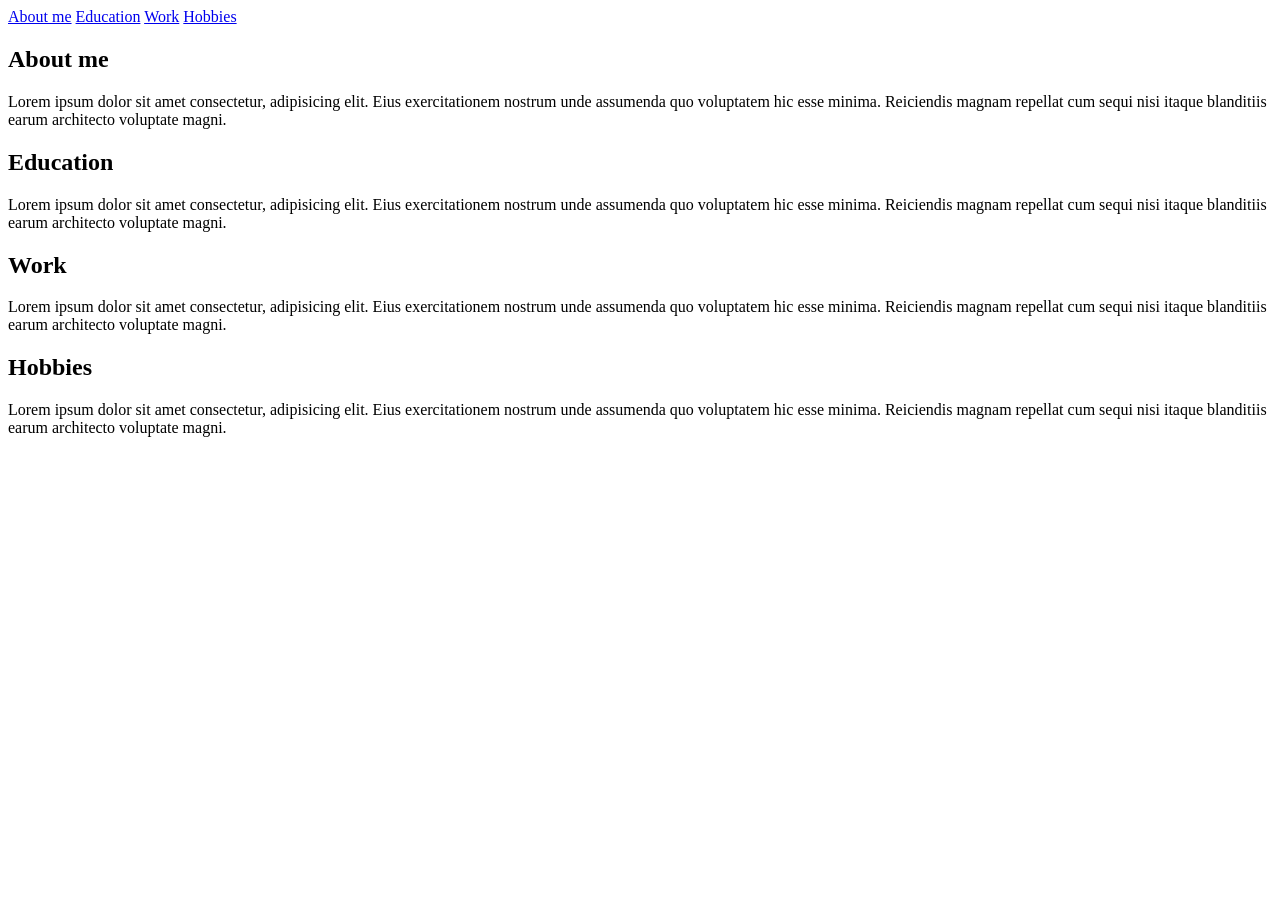
<file: index.html>
<!DOCTYPE html>
<html lang="en">
<head>
    <meta charset="UTF-8">
    <meta name="viewport" content="width=device-width, initial-scale=1.0">
    <title>Tetiana Zhytnikova</title>
</head>
<body>
     <nav>
        <a href="#about">About me</a>
        <a href="#education">Education</a>
        <a href="#work">Work</a>
        <a href="#hobbies">Hobbies</a>
     </nav>
     <main>
        <article>
            <h2 id="about">About me</h2>
            <section>
                Lorem ipsum dolor sit amet consectetur, adipisicing elit. Eius exercitationem nostrum unde assumenda quo voluptatem hic esse minima. Reiciendis magnam repellat cum sequi nisi itaque blanditiis earum architecto voluptate magni.
            </section>
        </article>
        <article>
            <h2 id="education">Education</h2>
            <section>
                Lorem ipsum dolor sit amet consectetur, adipisicing elit. Eius exercitationem nostrum unde assumenda quo voluptatem hic esse minima. Reiciendis magnam repellat cum sequi nisi itaque blanditiis earum architecto voluptate magni.
            </section>
        </article>
        <article>
            <h2 id="work">Work</h2>
            <section>
                Lorem ipsum dolor sit amet consectetur, adipisicing elit. Eius exercitationem nostrum unde assumenda quo voluptatem hic esse minima. Reiciendis magnam repellat cum sequi nisi itaque blanditiis earum architecto voluptate magni.
            </section>
        </article>
        <article>
            <h2 id="hobbies">Hobbies</h2>
            <section>
                Lorem ipsum dolor sit amet consectetur, adipisicing elit. Eius exercitationem nostrum unde assumenda quo voluptatem hic esse minima. Reiciendis magnam repellat cum sequi nisi itaque blanditiis earum architecto voluptate magni.
            </section>
        </article>
     </main>
</body>
</html>
</file>
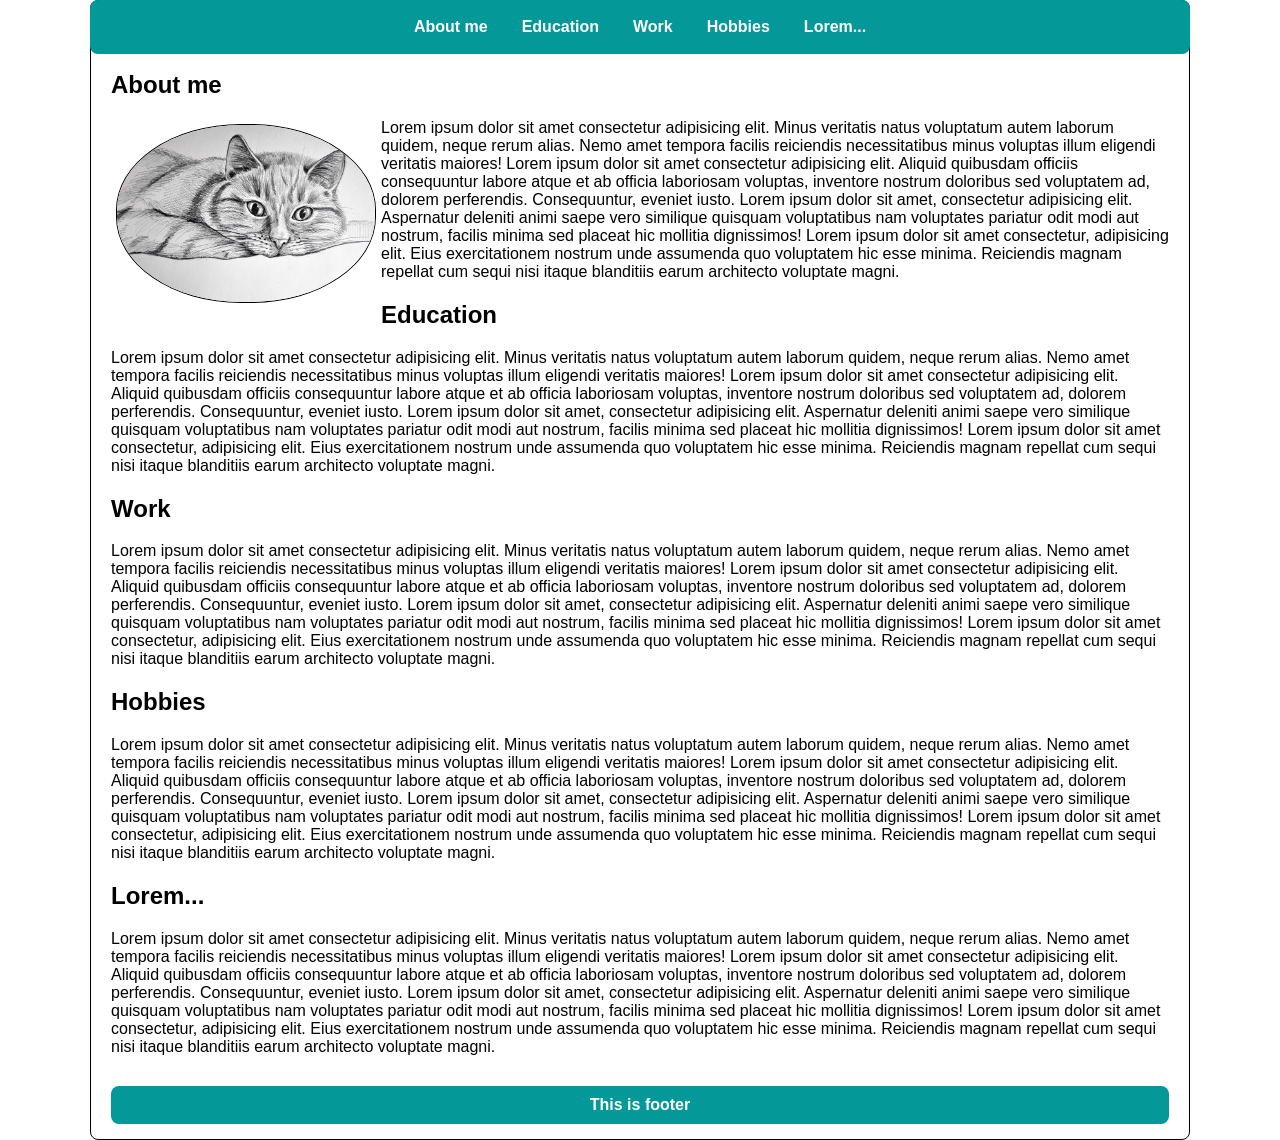
<file: task2_css/index.html>
<!DOCTYPE html>
<html lang="en">
<head>
    <meta charset="UTF-8">
    <meta name="viewport" content="width=device-width, initial-scale=1.0">
    <link rel="stylesheet" href="style.css">
    <title>Tetiana Zhytnikova</title>
</head>
<body>
     <nav>
        <a href="#about">About me</a>
        <a href="#education">Education</a>
        <a href="#work">Work</a>
        <a href="#hobbies">Hobbies</a>
        <a href="#lorem">Lorem...</a>
     </nav>
     <main>
        <article>
            <h2 id="about">About me</h2>
            <section>
                <img src="../img/cat.jpg" alt="cat image">
                Lorem ipsum dolor sit amet consectetur adipisicing elit. Minus veritatis natus voluptatum autem laborum quidem, neque rerum alias. Nemo amet tempora facilis reiciendis necessitatibus minus voluptas illum eligendi veritatis maiores!
                Lorem ipsum dolor sit amet consectetur adipisicing elit. Aliquid quibusdam officiis consequuntur labore atque et ab officia laboriosam voluptas, inventore nostrum doloribus sed voluptatem ad, dolorem perferendis. Consequuntur, eveniet iusto.
                Lorem ipsum dolor sit amet, consectetur adipisicing elit. Aspernatur deleniti animi saepe vero similique quisquam voluptatibus nam voluptates pariatur odit modi aut nostrum, facilis minima sed placeat hic mollitia dignissimos!
                Lorem ipsum dolor sit amet consectetur, adipisicing elit. Eius exercitationem nostrum unde assumenda quo voluptatem hic esse minima. Reiciendis magnam repellat cum sequi nisi itaque blanditiis earum architecto voluptate magni.
            </section>
        </article>
        <article>
            <h2 id="education">Education</h2>
            <section>
                Lorem ipsum dolor sit amet consectetur adipisicing elit. Minus veritatis natus voluptatum autem laborum quidem, neque rerum alias. Nemo amet tempora facilis reiciendis necessitatibus minus voluptas illum eligendi veritatis maiores!
                Lorem ipsum dolor sit amet consectetur adipisicing elit. Aliquid quibusdam officiis consequuntur labore atque et ab officia laboriosam voluptas, inventore nostrum doloribus sed voluptatem ad, dolorem perferendis. Consequuntur, eveniet iusto.
                Lorem ipsum dolor sit amet, consectetur adipisicing elit. Aspernatur deleniti animi saepe vero similique quisquam voluptatibus nam voluptates pariatur odit modi aut nostrum, facilis minima sed placeat hic mollitia dignissimos!
                Lorem ipsum dolor sit amet consectetur, adipisicing elit. Eius exercitationem nostrum unde assumenda quo voluptatem hic esse minima. Reiciendis magnam repellat cum sequi nisi itaque blanditiis earum architecto voluptate magni.
            </section>
        </article>
        <article>
            <h2 id="work">Work</h2>
            <section>
                Lorem ipsum dolor sit amet consectetur adipisicing elit. Minus veritatis natus voluptatum autem laborum quidem, neque rerum alias. Nemo amet tempora facilis reiciendis necessitatibus minus voluptas illum eligendi veritatis maiores!
                Lorem ipsum dolor sit amet consectetur adipisicing elit. Aliquid quibusdam officiis consequuntur labore atque et ab officia laboriosam voluptas, inventore nostrum doloribus sed voluptatem ad, dolorem perferendis. Consequuntur, eveniet iusto.
                Lorem ipsum dolor sit amet, consectetur adipisicing elit. Aspernatur deleniti animi saepe vero similique quisquam voluptatibus nam voluptates pariatur odit modi aut nostrum, facilis minima sed placeat hic mollitia dignissimos!
                Lorem ipsum dolor sit amet consectetur, adipisicing elit. Eius exercitationem nostrum unde assumenda quo voluptatem hic esse minima. Reiciendis magnam repellat cum sequi nisi itaque blanditiis earum architecto voluptate magni.
            </section>
        </article>
        <article>
            <h2 id="hobbies">Hobbies</h2>
            <section>
                Lorem ipsum dolor sit amet consectetur adipisicing elit. Minus veritatis natus voluptatum autem laborum quidem, neque rerum alias. Nemo amet tempora facilis reiciendis necessitatibus minus voluptas illum eligendi veritatis maiores!
                Lorem ipsum dolor sit amet consectetur adipisicing elit. Aliquid quibusdam officiis consequuntur labore atque et ab officia laboriosam voluptas, inventore nostrum doloribus sed voluptatem ad, dolorem perferendis. Consequuntur, eveniet iusto.
                Lorem ipsum dolor sit amet, consectetur adipisicing elit. Aspernatur deleniti animi saepe vero similique quisquam voluptatibus nam voluptates pariatur odit modi aut nostrum, facilis minima sed placeat hic mollitia dignissimos!
                Lorem ipsum dolor sit amet consectetur, adipisicing elit. Eius exercitationem nostrum unde assumenda quo voluptatem hic esse minima. Reiciendis magnam repellat cum sequi nisi itaque blanditiis earum architecto voluptate magni.
            </section>
        </article>
        <article>
            <h2 id="lorem">Lorem...</h2>
            <section>
                Lorem ipsum dolor sit amet consectetur adipisicing elit. Minus veritatis natus voluptatum autem laborum quidem, neque rerum alias. Nemo amet tempora facilis reiciendis necessitatibus minus voluptas illum eligendi veritatis maiores!
                Lorem ipsum dolor sit amet consectetur adipisicing elit. Aliquid quibusdam officiis consequuntur labore atque et ab officia laboriosam voluptas, inventore nostrum doloribus sed voluptatem ad, dolorem perferendis. Consequuntur, eveniet iusto.
                Lorem ipsum dolor sit amet, consectetur adipisicing elit. Aspernatur deleniti animi saepe vero similique quisquam voluptatibus nam voluptates pariatur odit modi aut nostrum, facilis minima sed placeat hic mollitia dignissimos!
                Lorem ipsum dolor sit amet consectetur, adipisicing elit. Eius exercitationem nostrum unde assumenda quo voluptatem hic esse minima. Reiciendis magnam repellat cum sequi nisi itaque blanditiis earum architecto voluptate magni.
            </section>
        </article>
     </main>
     <footer>
        This is footer
    </footer>
</body>
</html>
</file>
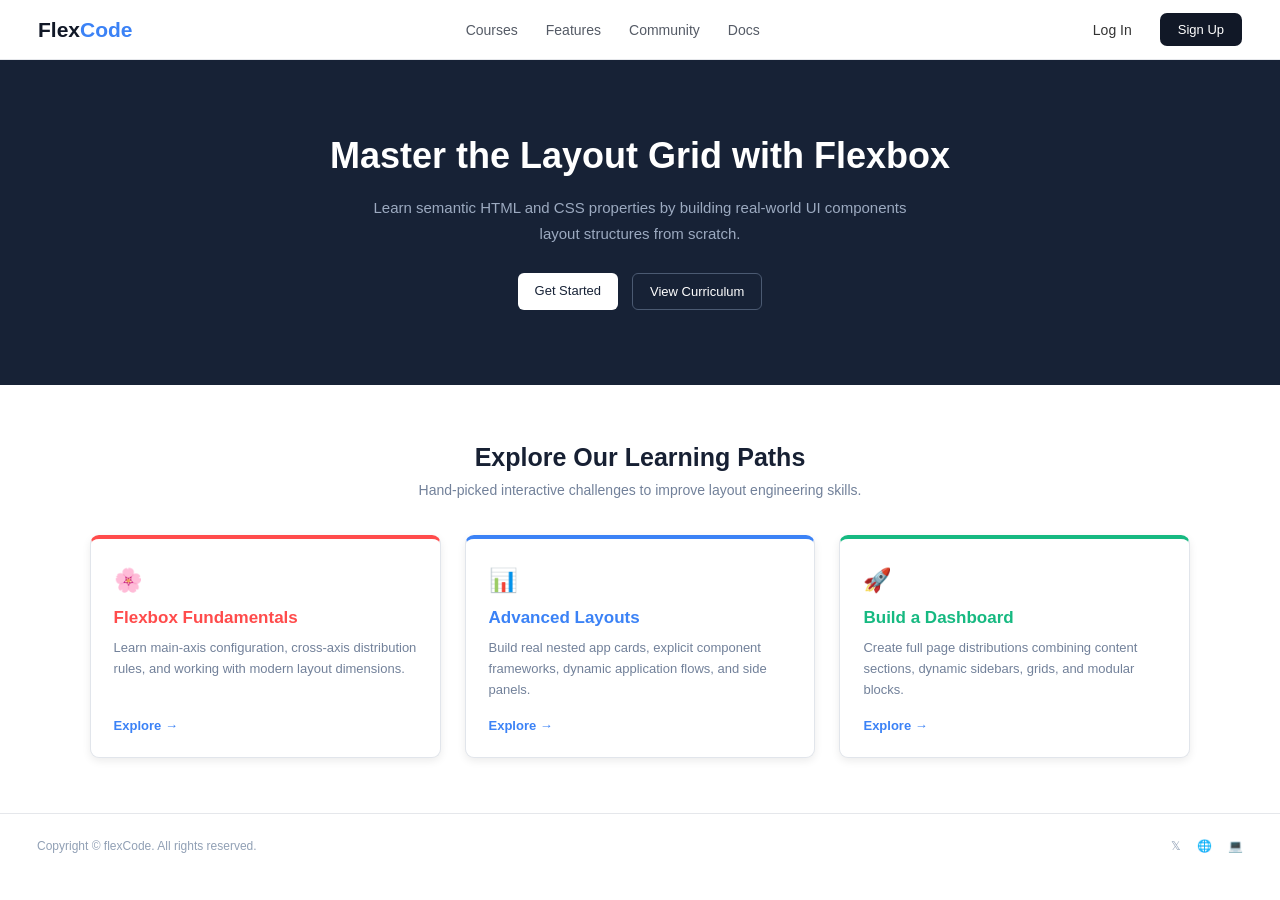
<file: task3_flexbox/index.html>
<!DOCTYPE html>
<html lang="en">
<head>
    <meta charset="UTF-8">
    <meta name="viewport" content="width=device-width, initial-scale=1.0">

    <title>FlexHW</title>

    <link rel="stylesheet" href="style.css">
</head>

<body>

    <header class="header">

        <div class="logo">
            Flex<span>Code</span>
        </div>

        <nav class="navigation">
            <a href="#">Courses</a>
            <a href="#">Features</a>
            <a href="#">Community</a>
            <a href="#">Docs</a>
        </nav>

        <div class="account">
            <a href="#" class="login">Log In</a>
            <a href="#" class="signup">Sign Up</a>
        </div>

    </header>

    <section class="hero">

        <h1>Master the Layout Grid with Flexbox</h1>

        <p>
            Learn semantic HTML and CSS properties by building real-world UI components
            <br>
            layout structures from scratch.
        </p>

        <div class="hero-buttons">
            <a href="#" class="button primary">
                Get Started
            </a>

            <a href="#" class="button secondary">
                View Curriculum
            </a>
        </div>

    </section>

    <main class="learning">

        <div class="learning-heading">

            <h2>Explore Our Learning Paths</h2>

            <p>
                Hand-picked interactive challenges to improve layout engineering skills.
            </p>

        </div>

        <div class="cards">

            <article class="card card-red">

                <div class="icon">
                    🌸
                </div>

                <h3>Flexbox Fundamentals</h3>

                <p>
                    Learn main-axis configuration, cross-axis distribution rules,
                    and working with modern layout dimensions.
                </p>

                <a href="#">Explore →</a>

            </article>

            <article class="card card-blue">

                <div class="icon">
                    📊
                </div>

                <h3>Advanced Layouts</h3>

                <p>
                    Build real nested app cards, explicit component frameworks,
                    dynamic application flows, and side panels.
                </p>

                <a href="#">Explore →</a>

            </article>

            <article class="card card-green">

                <div class="icon">
                    🚀
                </div>

                <h3>Build a Dashboard</h3>

                <p>
                    Create full page distributions combining content sections,
                    dynamic sidebars, grids, and modular blocks.
                </p>

                <a href="#">Explore →</a>

            </article>

        </div>

    </main>

    <footer class="footer">

        <p>
            Copyright © flexCode. All rights reserved.
        </p>

        <div class="footer-icons">
            <span>𝕏</span>
            <span>🌐</span>
            <span>💻</span>
        </div>

    </footer>

</body>
</html>
</file>
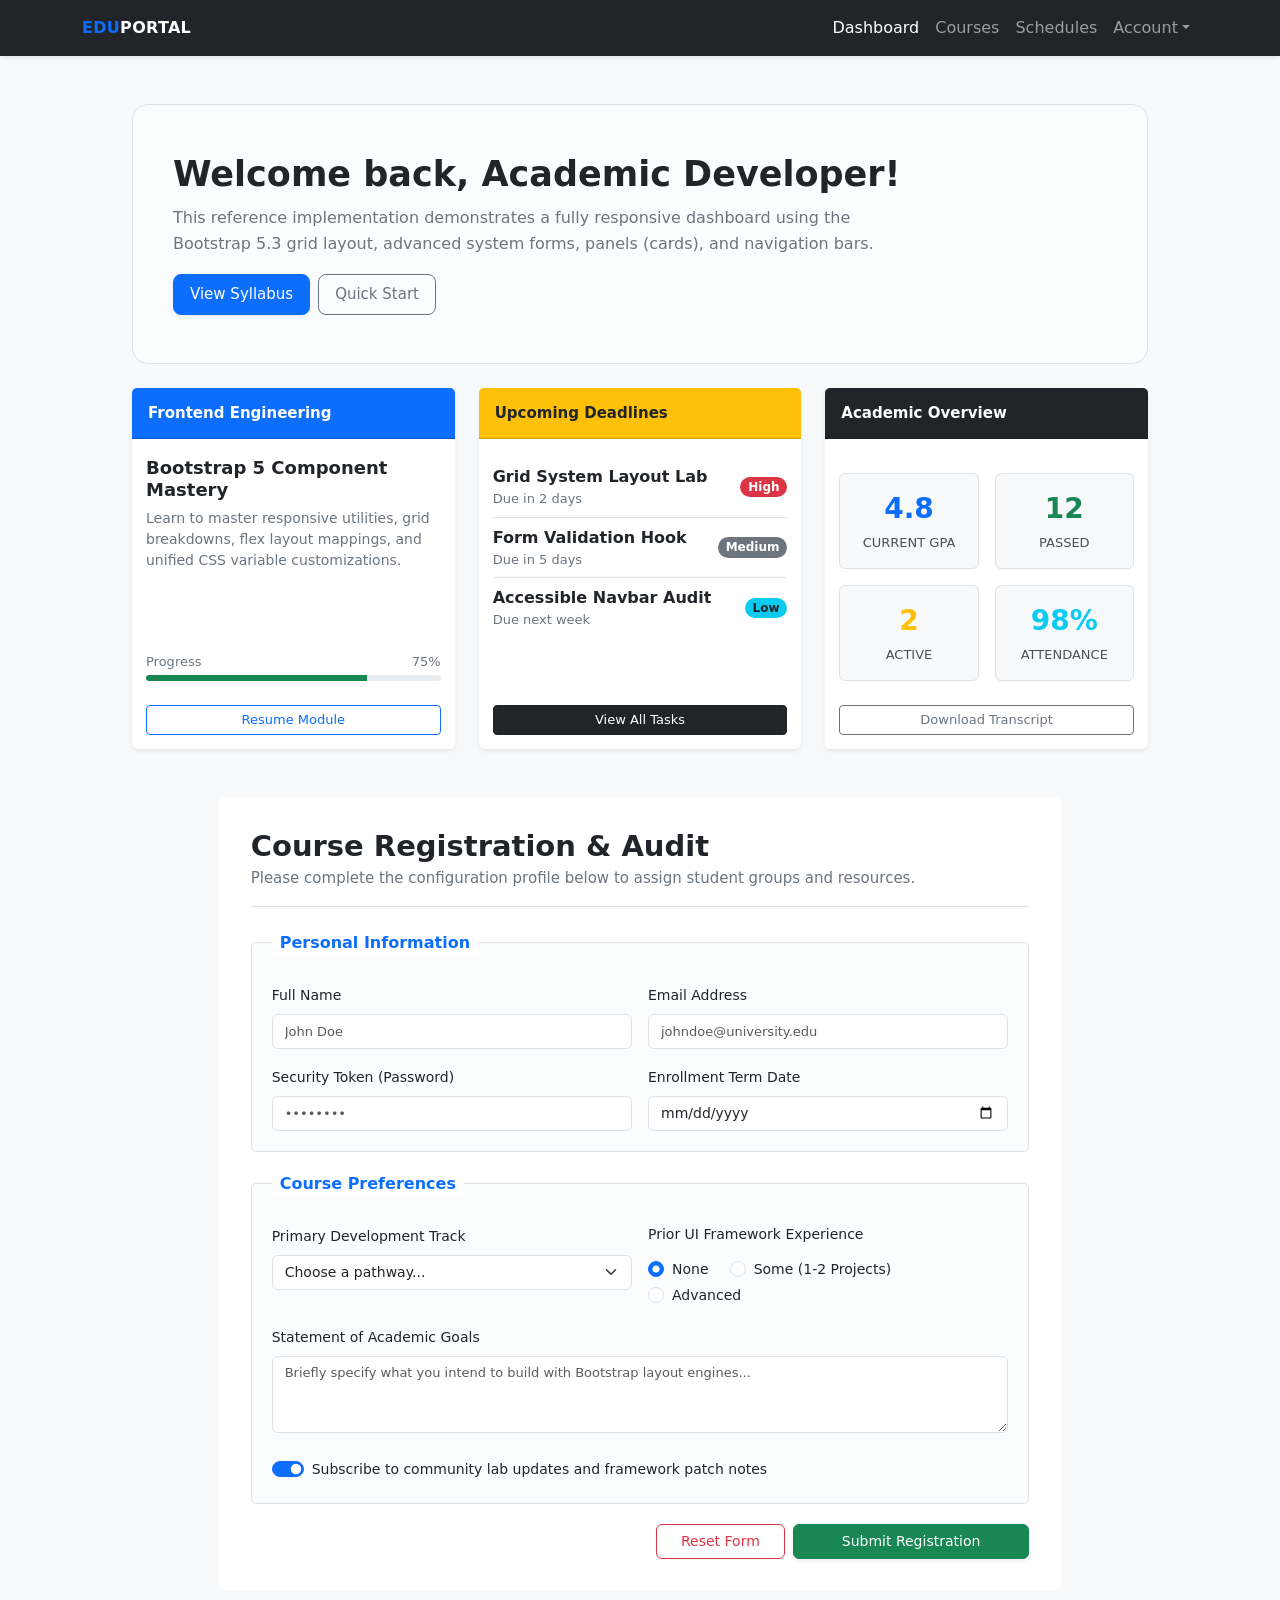
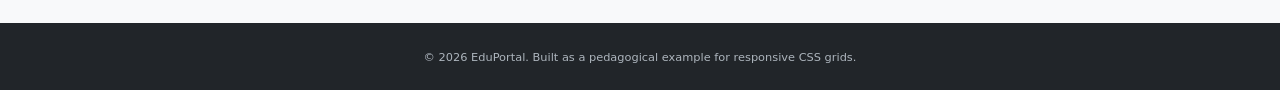
<file: task4_bootstrap/index.html>
<!DOCTYPE html>
<html lang="en">
<head>
  <meta charset="UTF-8">
  <meta name="viewport" content="width=device-width, initial-scale=1.0">
  <title>EduPortal — Dashboard</title>
  <link href="https://cdn.jsdelivr.net/npm/bootstrap@5.3.8/dist/css/bootstrap.min.css" rel="stylesheet">
  <link href="style.css" rel="stylesheet">
</head>
<body>
  <nav class="navbar navbar-expand-md bg-dark shadow-sm" data-bs-theme="dark">
    <div class="container">
      <a class="navbar-brand fw-bold" href="#dashboard"><span class="text-primary">EDU</span>PORTAL</a>
      <button class="navbar-toggler" type="button" data-bs-toggle="collapse" data-bs-target="#mainMenu" aria-controls="mainMenu" aria-expanded="false" aria-label="Toggle navigation">
        <span class="navbar-toggler-icon"></span>
      </button>
      <div class="collapse navbar-collapse" id="mainMenu">
        <ul class="navbar-nav ms-auto">
          <li class="nav-item"><a class="nav-link active" href="#dashboard">Dashboard</a></li>
          <li class="nav-item"><a class="nav-link" href="#courses">Courses</a></li>
          <li class="nav-item"><a class="nav-link" href="#schedules">Schedules</a></li>
          <li class="nav-item dropdown">
            <button class="nav-link dropdown-toggle" data-bs-toggle="dropdown" aria-expanded="false">Account</button>
            <ul class="dropdown-menu dropdown-menu-end">
                <li>
                  <a class="dropdown-item" href="#"> Profile </a>
                </li>

                <li>
                  <a class="dropdown-item" href="#"> Settings </a>
                </li>

                <li>
                  <hr class="dropdown-divider" />
                </li>

                <li>
                  <a class="dropdown-item" href="#"> Logout </a>
                </li>
              </ul>
          </li>
        </ul>
      </div>
    </div>
  </nav>

  <main class="container" id="dashboard">
    <section class="welcome border rounded-4 mb-4">
      <h1 class="fw-bold">Welcome back, Academic Developer!</h1>
      <p>This reference implementation demonstrates a fully responsive dashboard using the Bootstrap 5.3 grid layout, advanced system forms, panels (cards), and navigation bars.</p>
      <div class="d-flex flex-wrap gap-2">
        <a class="btn btn-primary btn-lg shadow-sm" href="#courses">View Syllabus</a>
        <a class="btn btn-outline-secondary btn-lg" href="#registration">Quick Start</a>
      </div>
    </section>

    <!-- col-md-4: три равные колонки; до 768 px — одна колонка. -->
    <div class="row g-4">
      <div class="col-md-4" id="courses">
        <section class="card h-100 border-0 shadow-sm">
          <div class="card-header bg-primary text-white fw-semibold">Frontend Engineering</div>
          <div class="card-body d-flex flex-column">
            <h2 class="card-title fs-5 fw-bold">Bootstrap 5 Component Mastery</h2>
            <p class="text-secondary">Learn to master responsive utilities, grid breakdowns, flex layout mappings, and unified CSS variable customizations.</p>
            <div class="mt-auto pt-2">
              <div class="d-flex justify-content-between small text-secondary mb-1"><span>Progress</span><span>75%</span></div>
              <div class="progress mb-4" role="progressbar" aria-label="Module progress" aria-valuenow="75" aria-valuemin="0" aria-valuemax="100">
                <div class="progress-bar bg-success" style="width: 75%"></div>
              </div>
              <a class="btn btn-outline-primary btn-sm w-100" href="#registration">Resume Module</a>
            </div>
          </div>
        </section>
      </div>

      <div class="col-md-4" id="schedules">
        <section class="card h-100 border-0 shadow-sm">
          <div class="card-header bg-warning fw-semibold">Upcoming Deadlines</div>
          <div class="card-body d-flex flex-column">
            <ul class="list-group list-group-flush mb-4">
              <li class="list-group-item d-flex justify-content-between align-items-center px-0">
                <div><strong>Grid System Layout Lab</strong><div class="small text-secondary">Due in 2 days</div></div>
                <span class="badge rounded-pill bg-danger">High</span>
              </li>
              <li class="list-group-item d-flex justify-content-between align-items-center px-0">
                <div><strong>Form Validation Hook</strong><div class="small text-secondary">Due in 5 days</div></div>
                <span class="badge rounded-pill bg-secondary">Medium</span>
              </li>
              <li class="list-group-item d-flex justify-content-between align-items-center px-0">
                <div><strong>Accessible Navbar Audit</strong><div class="small text-secondary">Due next week</div></div>
                <span class="badge rounded-pill bg-info text-dark">Low</span>
              </li>
            </ul>
            <a class="btn btn-dark btn-sm w-100 mt-auto" href="#schedules">View All Tasks</a>
          </div>
        </section>
      </div>

      <div class="col-md-4">
        <section class="card h-100 border-0 shadow-sm">
          <div class="card-header bg-dark text-white fw-semibold">Academic Overview</div>
          <div class="card-body d-flex flex-column">
            <div class="row g-3 my-0 mb-4 text-center">
              <div class="col-6"><div class="stat border rounded bg-light"><div class="fs-3 fw-bold text-primary">4.8</div><small>CURRENT GPA</small></div></div>
              <div class="col-6"><div class="stat border rounded bg-light"><div class="fs-3 fw-bold text-success">12</div><small>PASSED</small></div></div>
              <div class="col-6"><div class="stat border rounded bg-light"><div class="fs-3 fw-bold text-warning">2</div><small>ACTIVE</small></div></div>
              <div class="col-6"><div class="stat border rounded bg-light"><div class="fs-3 fw-bold text-info">98%</div><small>ATTENDANCE</small></div></div>
            </div>
            <a class="btn btn-outline-secondary btn-sm w-100 mt-auto" download="transcript.txt" href="data:text/plain;charset=utf-8,EduPortal%20-%20Academic%20Overview%0ACurrent%20GPA%3A%204.8%0APassed%3A%2012%0AActive%3A%202%0AAttendance%3A%2098%25">Download Transcript</a>
          </div>
        </section>
      </div>
    </div>

    <div class="row justify-content-center mt-5">
      <div class="col-lg-10">
        <section class="registration bg-white rounded" id="registration">
          <h2 class="fw-bold mb-1">Course Registration &amp; Audit</h2>
          <p class="text-secondary border-bottom pb-3 mb-4">Please complete the configuration profile below to assign student groups and resources.</p>

          <!-- Form -->
          <form action="#registration" method="get">
            <fieldset>
              <legend>Personal Information</legend>
              <div class="row g-3">
                <div class="col-md-6">
                  <label class="form-label" for="fullName">Full Name</label>
                  <input class="form-control" id="fullName" type="text" placeholder="John Doe" autocomplete="name" required>
                </div>
                <div class="col-md-6">
                  <label class="form-label" for="email">Email Address</label>
                  <input class="form-control" id="email" type="email" placeholder="johndoe@university.edu" autocomplete="email" required>
                </div>
                <div class="col-md-6">
                  <label class="form-label" for="password">Security Token (Password)</label>
                  <input class="form-control" id="password" type="password" placeholder="••••••••" autocomplete="new-password" required>
                </div>
                <div class="col-md-6">
                  <label class="form-label" for="date">Enrollment Term Date</label>
                  <input class="form-control" id="date" type="date" required>
                </div>
              </div>
            </fieldset>

            <fieldset id="preferences">
              <legend>Course Preferences</legend>
              <div class="row g-3">
                <div class="col-md-6">
                  <label class="form-label" for="track">Primary Development Track</label>
                  <select class="form-select" id="track" required>
                    <option value="" selected>Choose a pathway...</option>
                    <option>Frontend Development</option>
                    <option>Backend Development</option>
                    <option>Full Stack Development</option>
                  </select>
                </div>
                <div class="col-md-6">
                  <div class="form-label" id="experienceLabel">Prior UI Framework Experience</div>
                  <div class="experience" role="group" aria-labelledby="experienceLabel">
                    <div class="form-check form-check-inline"><input class="form-check-input" id="none" name="experience" type="radio" checked><label class="form-check-label" for="none">None</label></div>
                    <div class="form-check form-check-inline"><input class="form-check-input" id="some" name="experience" type="radio"><label class="form-check-label" for="some">Some (1-2 Projects)</label></div>
                    <div class="form-check form-check-inline"><input class="form-check-input" id="advanced" name="experience" type="radio"><label class="form-check-label" for="advanced">Advanced</label></div>
                  </div>
                </div>
                <div class="col-12">
                  <label class="form-label" for="goals">Statement of Academic Goals</label>
                  <textarea class="form-control" id="goals" rows="3" placeholder="Briefly specify what you intend to build with Bootstrap layout engines..."></textarea>
                </div>
                <div class="col-12 mt-4">
                  <div class="form-check form-switch">
                    <input class="form-check-input" id="subscribe" type="checkbox" role="switch" checked>
                    <label class="form-check-label" for="subscribe">Subscribe to community lab updates and framework patch notes</label>
                  </div>
                </div>
              </div>
            </fieldset>
            <div class="d-flex justify-content-end flex-wrap gap-2">
              <button class="btn btn-outline-danger px-4" type="reset">Reset Form</button>
              <button class="btn btn-success px-5 shadow-sm" type="submit">Submit Registration</button>
            </div>
          </form>
        </section>
      </div>
    </div>
  </main>

  <footer class="bg-dark text-center py-4">
    <div class="container"><small>© 2026 EduPortal. Built as a pedagogical example for responsive CSS grids.</small></div>
  </footer>
  <script src="https://cdn.jsdelivr.net/npm/bootstrap@5.3.8/dist/js/bootstrap.bundle.min.js"></script>
</body>
</html>
</file>
<file: task2_css/style.css>
* {
    box-sizing: border-box;
}

body{
    border: 1px solid #000;
    width: min(1100px, 95%);
    margin: 0 auto;
    padding: 50px 20px 15px;
    border-radius: 8px;
    font-family: Arial, Helvetica, sans-serif;
}

nav {
    position: fixed;
    top: 0;
    left: 50%;
    transform: translateX(-50%);

    width: min(1100px, 95%);
    padding: 10px 20px;

    display: flex;
    justify-content: center;
    align-items: center;
    flex-wrap: wrap;
    gap: 10px;

    border-radius: 8px;
    background-color: #049898;
    z-index: 100;
}

nav a {
    color: white;
    text-decoration: none;
    font-size: 1rem;
    font-weight: 600;

    padding: 8px 12px;
    border-radius: 6px;
}

nav a:hover,
nav a:focus-visible {
    background-color: white;
    color: #047878;
    outline: none;
}

h2 {
    scroll-margin-top: 2.5em;
}

img{
    display: block;
    float: left;

    width: min(35%, 260px);
    min-width: 120px;
    height: auto;

    object-fit: cover;
    border: 1.5px solid #000;
    border-radius: 48%;
    margin: 5px;
}

footer {
    margin-top: 30px;
    padding: 10px;

    background-color: #049898;
    color: white;
    text-align: center;
    font-size: 1rem;
    font-weight: 600;

    border-radius: 8px;
}
</file>
<file: task3_flexbox/style.css>
* {
    box-sizing: border-box;
}

body {
    margin: 0;
    font-family: Arial, Helvetica, sans-serif;
    color: #172033;
    background-color: #ffffff;
}

.header {
    height: 60px;
    padding: 0 38px;
    display: flex;
    align-items: center;
    justify-content: space-between;
    border-bottom: 1px solid #e5e7eb;
    background-color: #ffffff;
}

.logo {
    font-size: 21px;
    font-weight: 700;
    color: #111827;
}

.logo span {
    color: #3b82f6;
}

.navigation {
    display: flex;
    gap: 28px;
}

.navigation a {
    color: #555b66;
    text-decoration: none;
    font-size: 14px;
}

.navigation a:hover {
    color: #3b82f6;
}

.account {
    display: flex;
    align-items: center;
    gap: 28px;
}

.login {
    color: #333333;
    text-decoration: none;
    font-size: 14px;
}

.signup {
    padding: 9px 18px;
    background-color: #111827;
    color: white;
    border-radius: 7px;
    text-decoration: none;
    font-size: 13px;
}

.hero {
    min-height: 320px;
    padding: 75px 20px;
    background-color: #172236;
    color: white;
    text-align: center;
    display: flex;
    flex-direction: column;
    align-items: center;
    justify-content: center;
}

.hero h1 {
    margin: 0 0 18px;
    font-size: 36px;
    font-weight: 700;
}

.hero p {
    margin: 0;
    color: #9caac0;
    font-size: 15px;
    line-height: 1.7;
}

.hero-buttons {
    margin-top: 27px;
    display: flex;
    gap: 14px;
}

.button {
    padding: 10px 17px;
    border-radius: 6px;
    text-decoration: none;
    font-size: 13px;
}

.primary {
    background-color: white;
    color: #172236;
}

.secondary {
    border: 1px solid #4b5a72;
    color: white;
}

.learning {
    padding: 58px 7% 55px;
    background-color: white;
}

.learning-heading {
    text-align: center;
    margin-bottom: 37px;
}

.learning-heading h2 {
    margin: 0 0 10px;
    font-size: 25px;
}

.learning-heading p {
    margin: 0;
    color: #72819a;
    font-size: 14px;
}

.cards {
    display: flex;
    gap: 24px;
    justify-content: center;
    align-items: stretch;
}

.card {
    flex: 1;
    min-height: 220px;
    padding: 28px 23px 24px;
    border: 1px solid #e1e5eb;
    border-radius: 9px;
    background-color: white;
    box-shadow: 0 3px 8px rgba(0, 0, 0, 0.08);
    display: flex;
    flex-direction: column;
}

.card-red {
    border-top: 4px solid #ff4b4b;
}

.card-blue {
    border-top: 4px solid #3b82f6;
}

.card-green {
    border-top: 4px solid #16b981;
}

.icon {
    font-size: 23px;
    margin-bottom: 14px;
}

.card h3 {
    margin: 0 0 10px;
    font-size: 17px;
}

.card-red h3 {
    color: #ff4b4b;
}

.card-blue h3 {
    color: #3b82f6;
}

.card-green h3 {
    color: #16b981;
}

.card p {
    margin: 0;
    color: #72819a;
    font-size: 13px;
    line-height: 1.6;
}

.card a {
    margin-top: auto;
    padding-top: 18px;
    color: #3b82f6;
    text-decoration: none;
    font-size: 13px;
    font-weight: 600;
}

.footer {
    min-height: 65px;
    padding: 0 37px;
    border-top: 1px solid #e5e7eb;
    display: flex;
    align-items: center;
    justify-content: space-between;
    color: #91a0b5;
    font-size: 12px;
}

.footer-icons {
    display: flex;
    gap: 16px;
}

.footer-icons span {
    cursor: pointer;
}

@media (max-width: 750px) {

    .header {
        padding: 15px;
        height: auto;
        flex-wrap: wrap;
        gap: 15px;
    }

    .navigation {
        order: 3;
        width: 100%;
        justify-content: center;
    }
    .cards {
        flex-direction: column;
    }
    .hero h1 {
        font-size: 28px;
    }
    .hero p br {
        display: none;
    }
    .footer {
        padding: 20px;
        gap: 15px;
        flex-direction: column;
        justify-content: center;
    }
}
</file>
<file: task4_bootstrap/style.css>
/* Основные размеры и фон страницы. */
body {
  background-color: #f8f9fa;
  font-size: 16px;
}

.navbar-brand {
  font-size: 16px;
  letter-spacing: 0.3px;
}

.navbar .nav-link dropdown-item {
  font-size: 14px;
}

main.container {
  max-width: 1040px;
  padding-top: 48px;
  padding-bottom: 32px;
}

/* Приветственный блок. */
.welcome {
  padding: 48px 40px;
  background-color: #fbfcfd;
}

.welcome h1 {
  font-size: 35px;
  margin-bottom: 10px;
}

.welcome p {
  max-width: 760px;
  font-size: 16px;
  line-height: 1.6;
  color: #6c757d;
  margin-bottom: 18px;
}

.welcome .btn {
  font-size: 15px;
}

/* Карточки. */
.card-header {
  padding: 14px 16px;
  font-size: 15px;
}

.card-body {
  padding: 18px 14px 14px;
}

.card-title {
  font-size: 18px !important;
}

.card-body p {
  font-size: 14px;
  line-height: 1.5;
}

.card-body .small {
  font-size: 13px;
}

.progress {
  height: 6px;
}

.stat {
  padding: 14px 8px;
}

.stat > div {
  font-size: 28px;
}

.stat small {
  color: #495057;
  font-size: 13px;
}

.card-body .btn {
  font-size: 13px;
}

/* Форма регистрации. */
.registration {
  padding: 32px;
}

.registration h2 {
  font-size: 29px;
}

.registration > p {
  font-size: 15px;
  line-height: 1.5;
}

fieldset {
  border: 1px solid #dee2e6;
  border-radius: 5px;
  padding: 20px;
  margin-bottom: 20px;
  background-color: #fbfcfd;
}

legend {
  float: none;
  width: auto;
  padding: 0 8px;
  margin-bottom: 8px;
  background-color: #fff;
  color: #0d6efd;
  font-size: 16px;
  font-weight: 700;
}

.form-label,
.form-check-label {
  font-size: 14px;
}

.form-control,
.form-select {
  font-size: 14px;
}

.form-control::placeholder {
  font-size: 13px;
}

.experience {
  padding-top: 4px;
}

.form-actions .btn,
.registration form > .d-flex .btn {
  font-size: 14px;
}

footer {
  color: #adb5bd;
  font-size: 13px;
}

/* Планшеты и телефоны. */
@media (max-width: 767.98px) {
  main.container {
    padding-top: 24px;
    padding-bottom: 24px;
  }

  .welcome {
    padding: 24px;
  }

  .welcome h1 {
    max-width: 360px;
    font-size: 30px;
  }

  .welcome p {
    font-size: 15px;
  }

  .welcome .btn {
    font-size: 14px;
  }

  .card-header {
    font-size: 14px;
  }

  .card-title {
    font-size: 18px !important;
  }

  .card-body {
    padding: 16px 12px 12px;
  }

  .card-body p {
    font-size: 14px;
  }

  .registration {
    padding: 24px;
  }

  .registration h2 {
    font-size: 26px;
  }

  .registration > p {
    font-size: 14px;
  }

  .form-label,
  .form-check-label {
    font-size: 13px;
  }

  .experience .form-check-inline {
    margin-bottom: 6px;
  }
}

/* Очень узкие экраны. */
@media (max-width: 575.98px) {
  .welcome {
    padding: 20px 16px;
  }

  .welcome h1 {
    font-size: 27px;
  }

  .welcome p {
    font-size: 14px;
  }

  .welcome .btn {
    font-size: 13px;
  }

  .card-title {
    font-size: 17px !important;
  }

  .registration {
    padding: 18px 12px;
  }

  .registration h2 {
    font-size: 23px;
  }

  .registration > p {
    font-size: 13px;
  }

  fieldset {
    padding: 14px 10px;
  }

  legend {
    font-size: 15px;
  }

  .form-label,
  .form-check-label {
    font-size: 12px;
  }

  .form-control,
  .form-select {
    font-size: 13px;
  }

  .form-actions .btn {
    padding-right: 12px;
    padding-left: 12px;
    font-size: 12px;
  }
}
</file>
